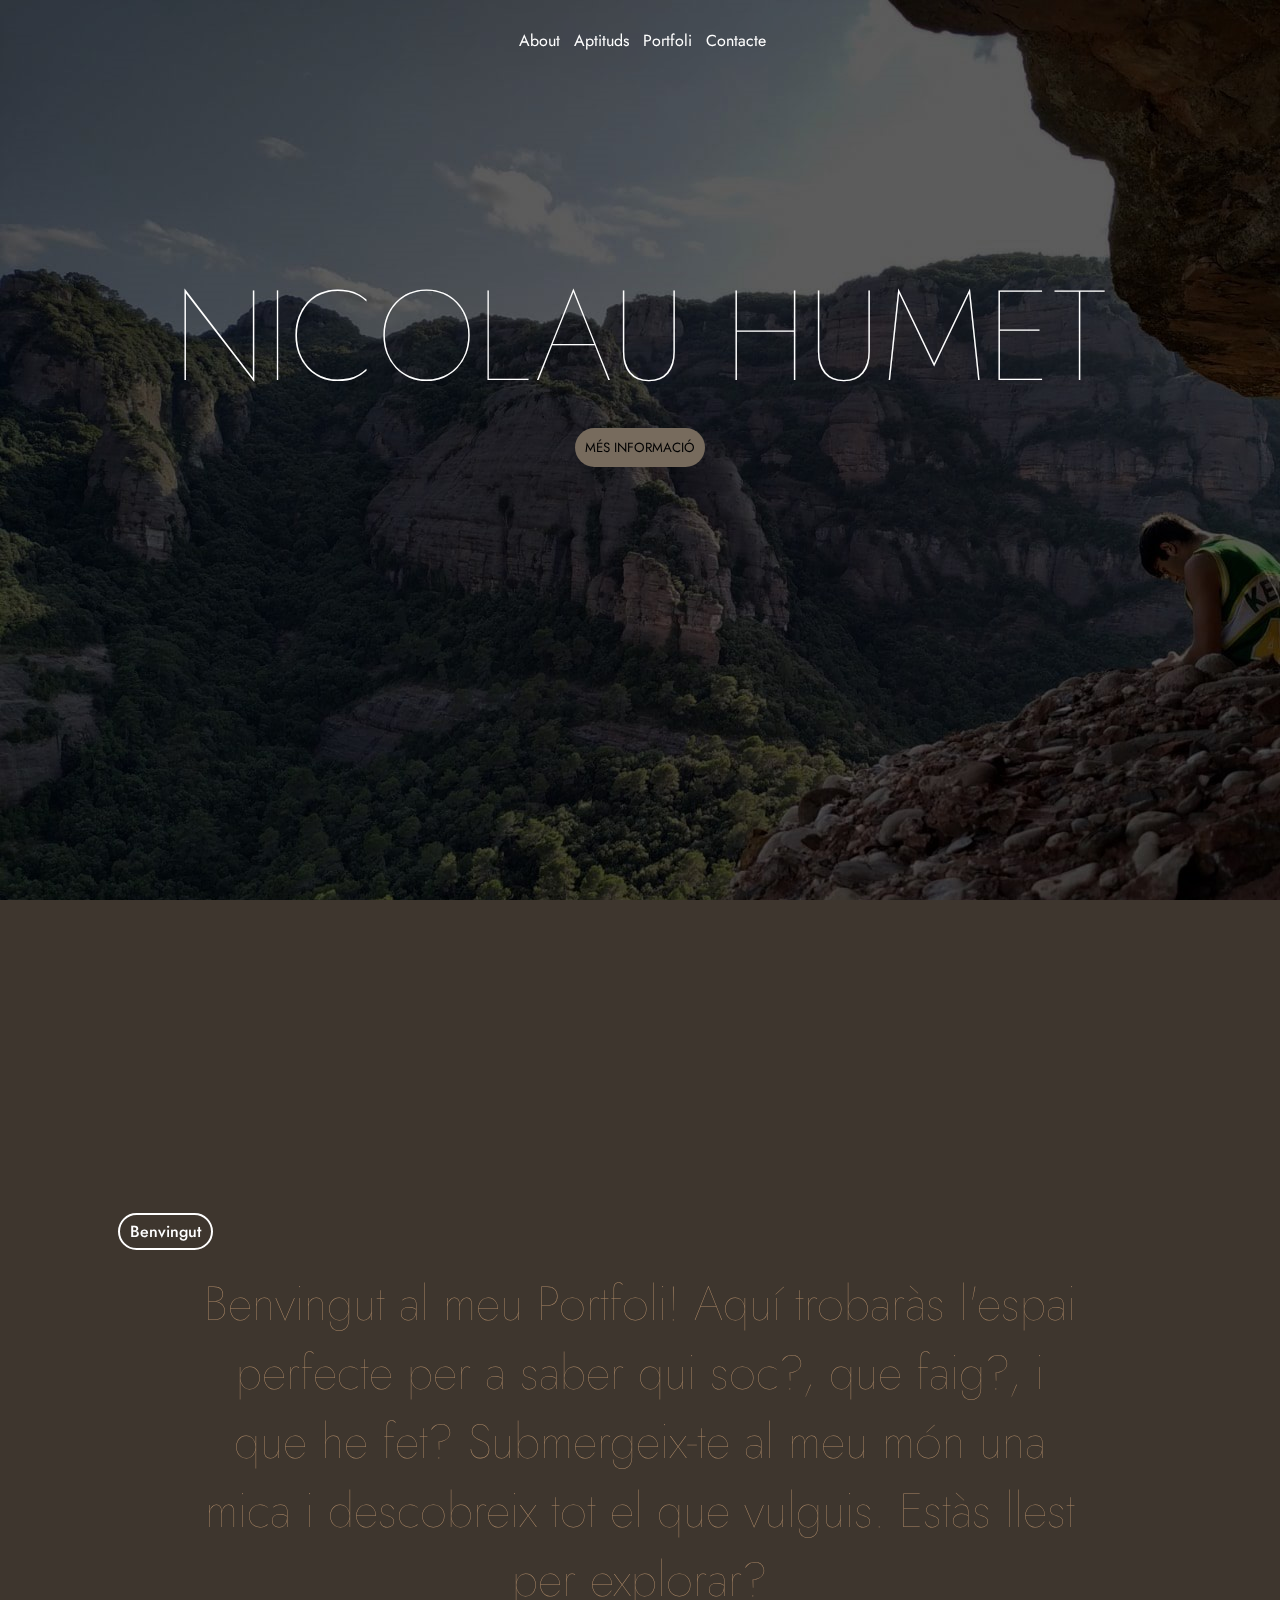
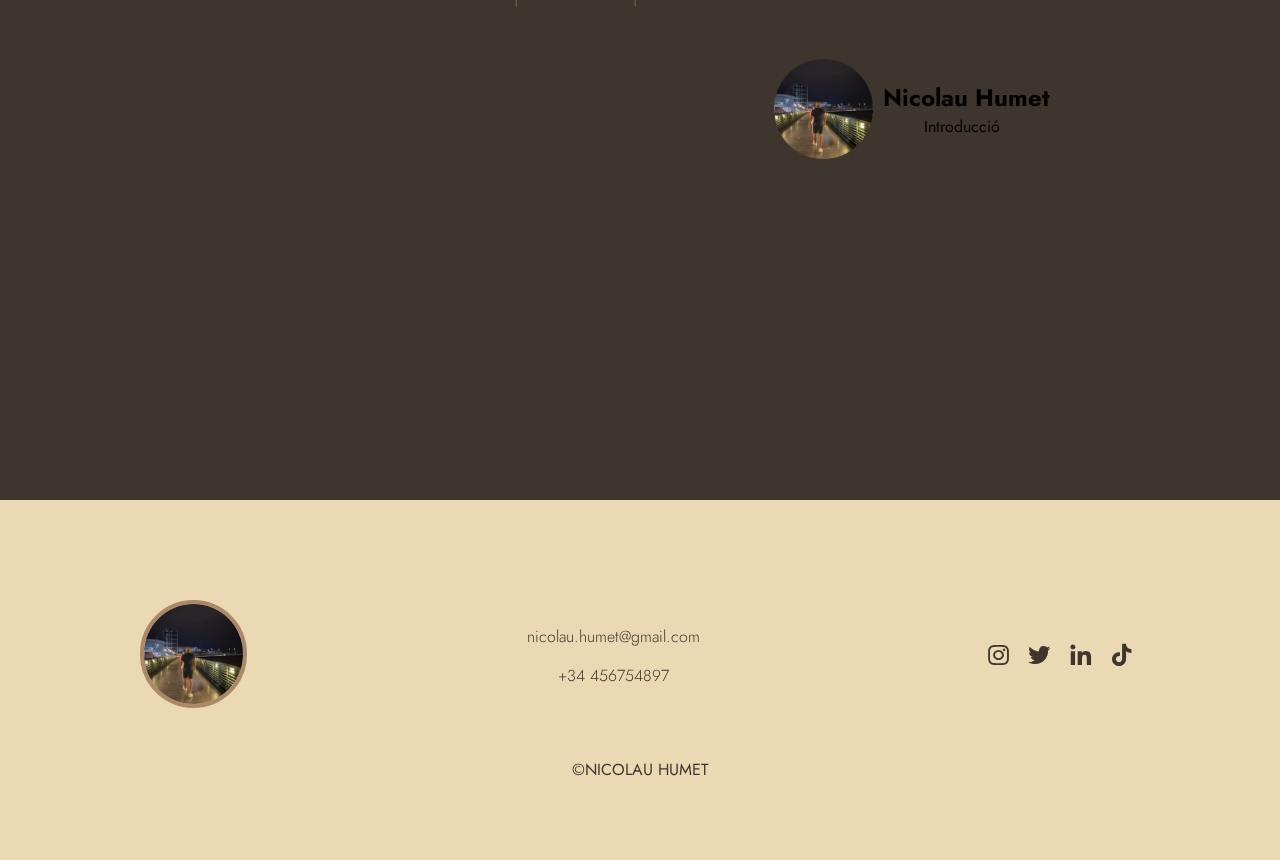
<file: index.html>
<!DOCTYPE html>
<html lang="en">

<head>
    <meta charset="UTF-8">
    <meta name="viewport" content="width=device-width, initial-scale=1.0">
    <title>Inici</title>
    <link rel="stylesheet" href="estilo.css">
    <link href="https://fonts.googleapis.com/css2?family=Poiret+One&display=swap" rel="stylesheet">
    <link
        href="https://fonts.googleapis.com/css2?family=Roboto:ital,wght@0,100;0,300;0,400;0,500;0,700;0,900;1,100;1,300;1,400;1,500;1,700;1,900&display=swap"
        rel="stylesheet">
    <link
        href="https://fonts.googleapis.com/css2?family=DM+Sans:ital,opsz,wght@0,9..40,100..1000;1,9..40,100..1000&display=swap"
        rel="stylesheet">
    <link href="https://fonts.googleapis.com/css2?family=Jost:ital,wght@0,100..900;1,100..900&display=swap"
        rel="stylesheet">
    <link href='https://unpkg.com/boxicons@2.1.4/css/boxicons.min.css' rel='stylesheet'>
    <link href="https://unpkg.com/aos@2.3.1/dist/aos.css" rel="stylesheet">
    <script src="https://unpkg.com/aos@2.3.1/dist/aos.js"></script>
</head>

<body>
    <section id="header">
        <div class="capçalera">
            <div class="menu">
                <ul>
                    <li class="A"><a href="about.html">About</a></li>
                    <li class="P"><a href="aptituds.html">Aptituds</a></li>
                    <li class="AB"><a href="portfoli.html">Portfoli</a></li>
                    <li class="C"><a href="contacte.html">Contacte</a></li>
                </ul>
            </div>
        </div>
        <div class="titolPortada" data-aos="flip-right">
            <center>
                <h1>NICOLAU HUMET</h1>
            </center>
            <center><button class="persp">MÉS INFORMACIÓ</button></center>
        </div>
    </section>
    <section id="descripcio">
        <div class="zonaDescrip">
            <h2>Benvingut</h2>
            <p class="introDescrip">Benvingut al meu Portfoli! Aquí trobaràs l'espai perfecte per a saber qui soc?, que
                faig?, i que he fet? Submergeix-te al meu món una mica
                i descobreix tot el que vulguis. Estàs llest per explorar?
            </p>
            <div class="autorDescrip">
                <img src="./fotoDescrip.jpg">
                <div class="aiDescrip">
                    <h3>Nicolau Humet</h2>
                        <span>Introducció</span>
                </div>
            </div>
        </div>
    </section>

    <footer>
        <div class="encapçalament">
            <div class="imgFooter">
                <img src="./fotoDescrip.jpg">
            </div>
            <div class="linksFooter">
                <h3>nicolau.humet@gmail.com</h3>
                <h3>+34 456754897</h3>
            </div>
            <div class="logoFooter">
                <i class='bx bxl-instagram'></i>
                <i class='bx bxl-twitter'></i>
                <i class='bx bxl-linkedin'></i>
                <i class='bx bxl-tiktok'></i>
            </div>
        </div>
        <p>&copy;NICOLAU HUMET</p>
    </footer>
    <script>
        AOS.init();
    </script>
</body>

</html>
</file>
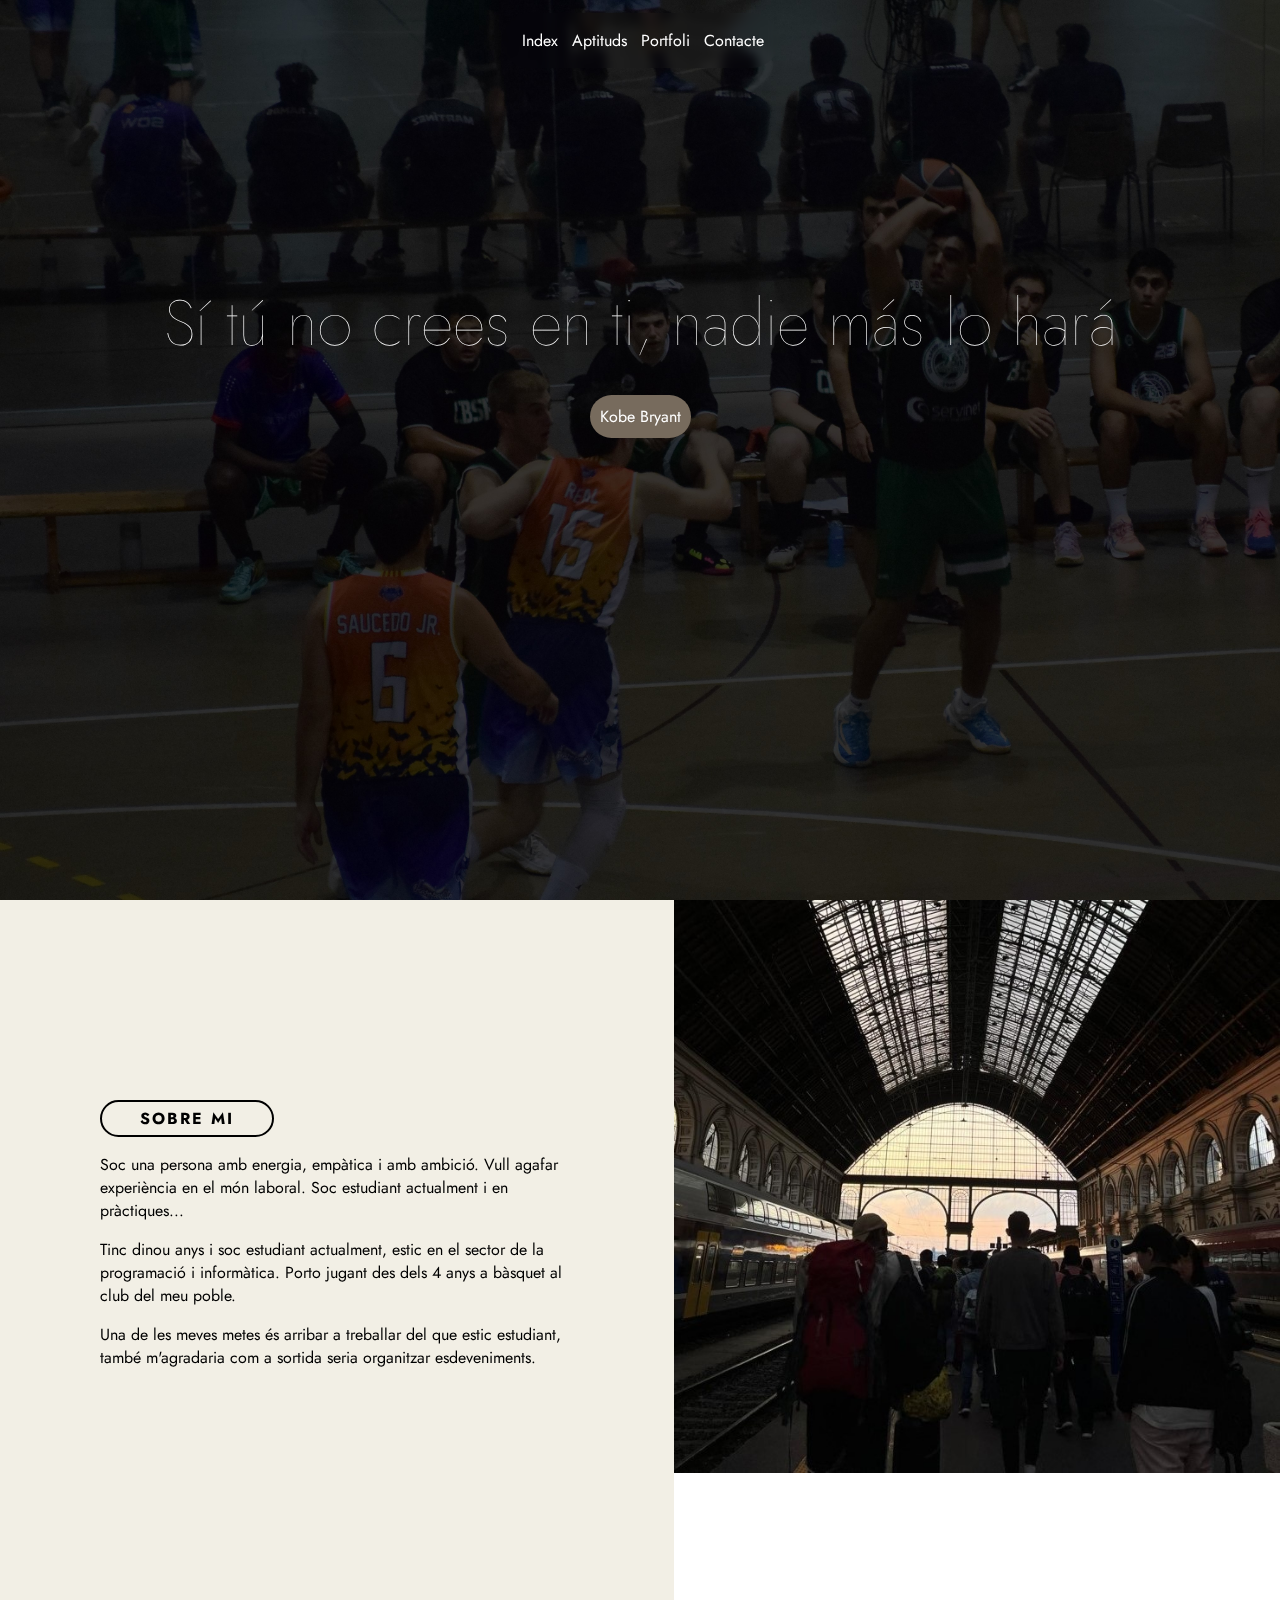
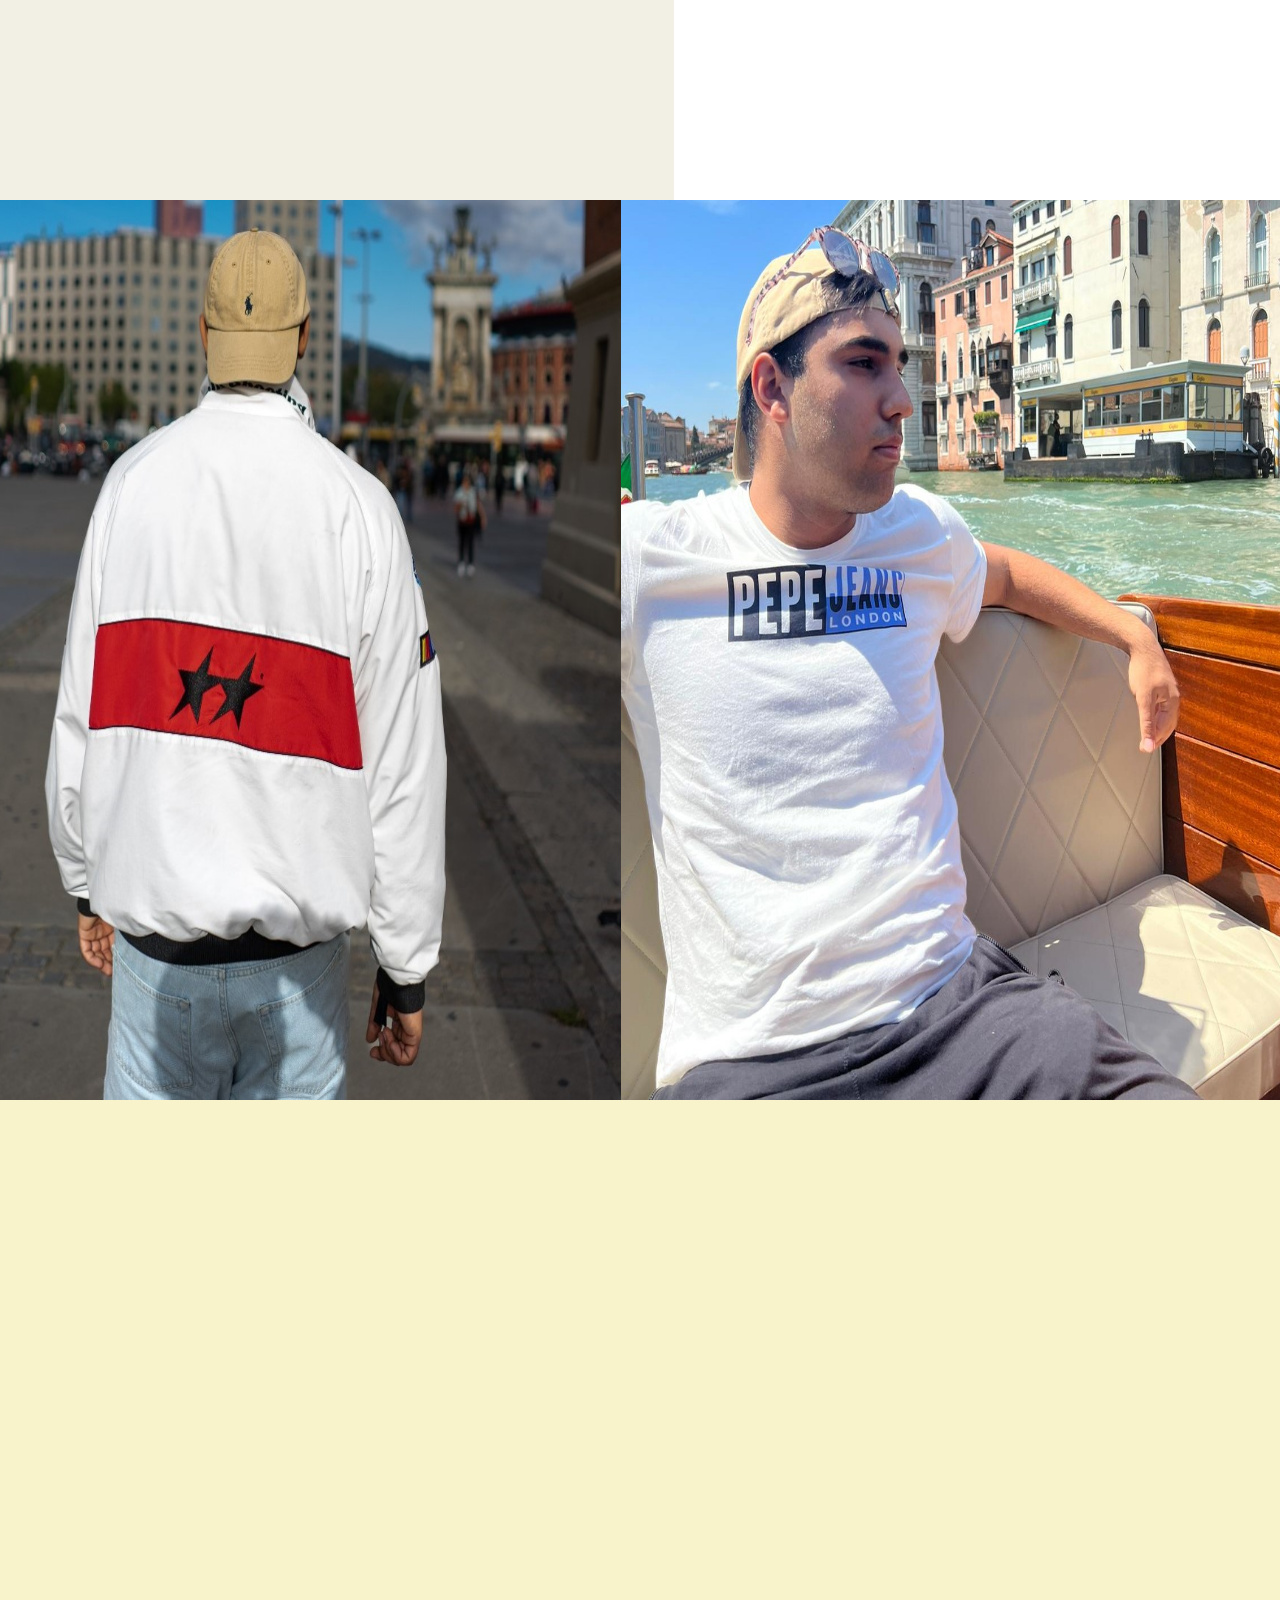
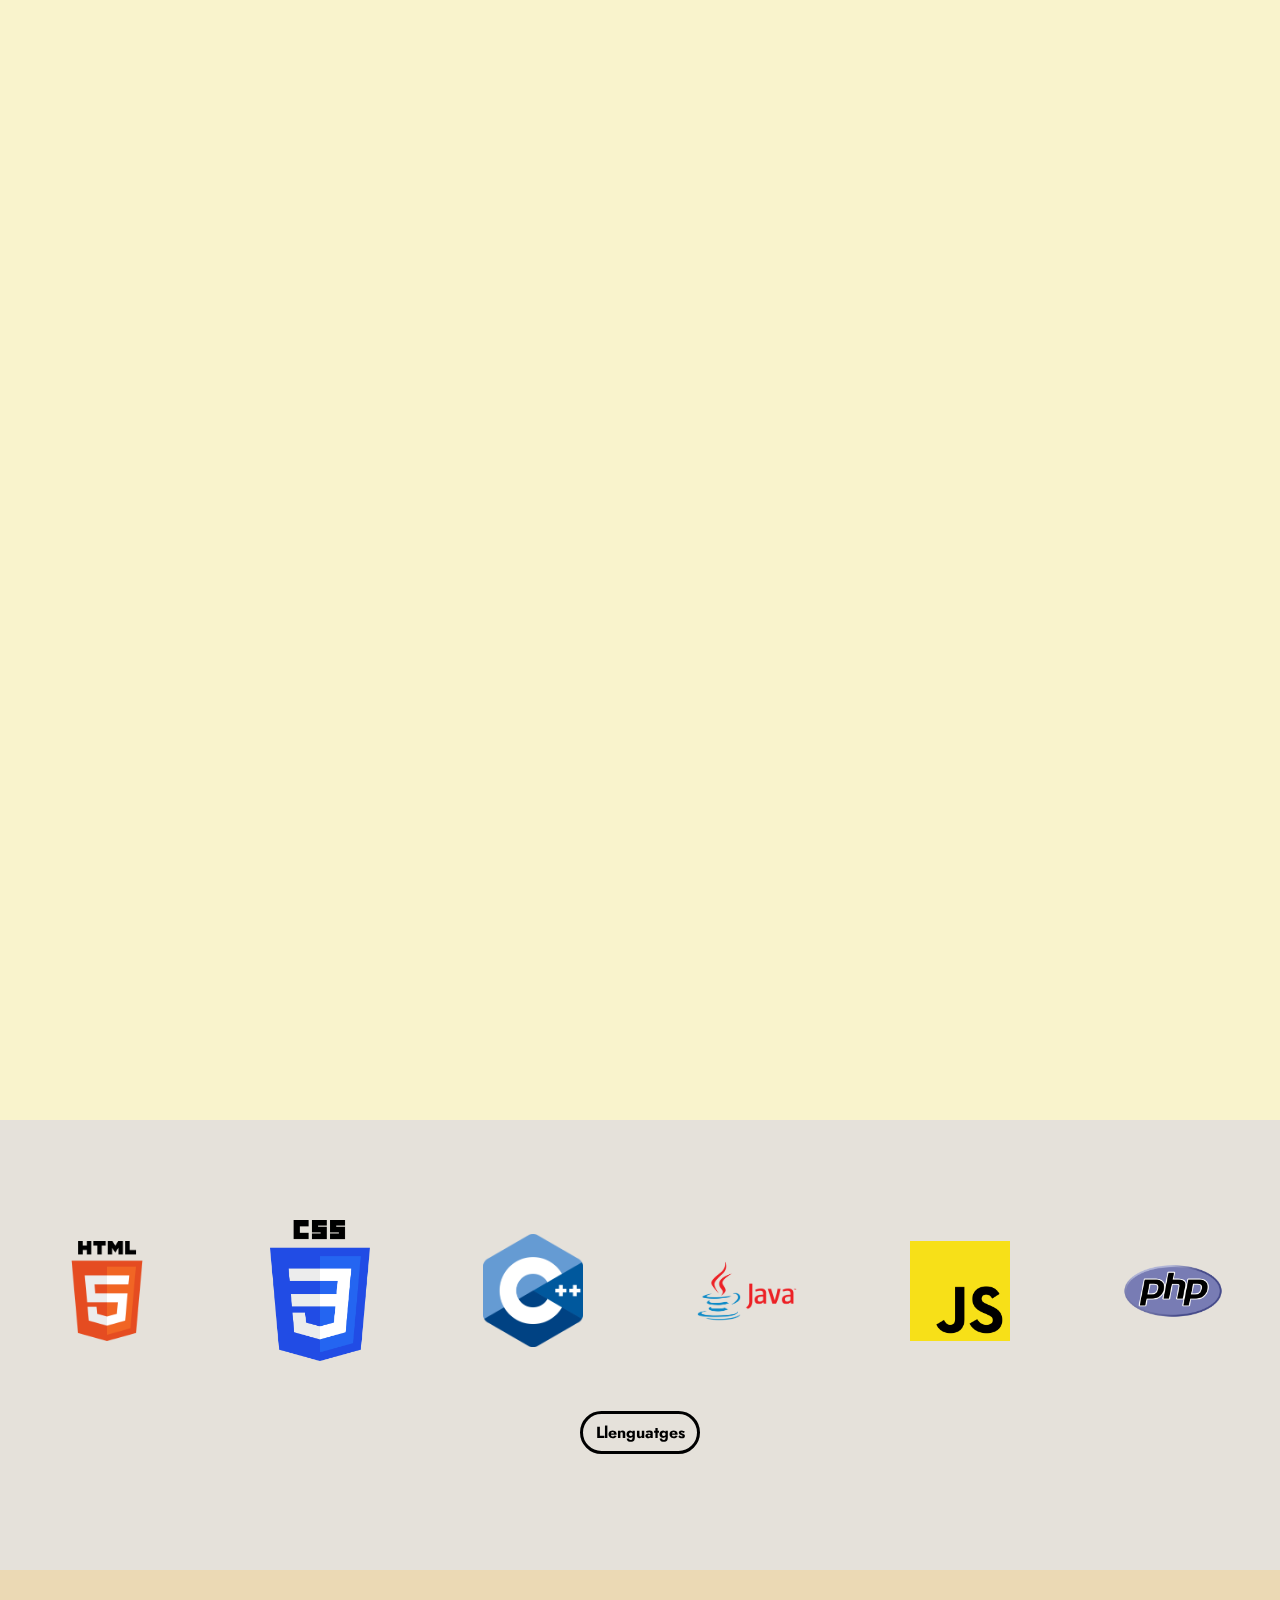
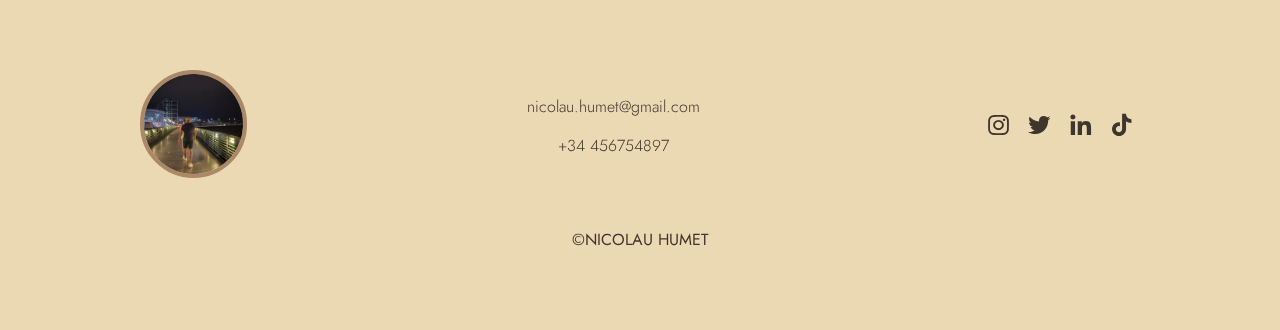
<file: about.html>
<!DOCTYPE html>
<html lang="en">

<head>
    <meta charset="UTF-8">
    <meta name="viewport" content="width=device-width, initial-scale=1.0">
    <title>About</title>
    <link rel="stylesheet" href="estilo.css">
    <link href="https://fonts.googleapis.com/css2?family=Poiret+One&display=swap" rel="stylesheet">
    <link
        href="https://fonts.googleapis.com/css2?family=Roboto:ital,wght@0,100;0,300;0,400;0,500;0,700;0,900;1,100;1,300;1,400;1,500;1,700;1,900&display=swap"
        rel="stylesheet">
    <link
        href="https://fonts.googleapis.com/css2?family=DM+Sans:ital,opsz,wght@0,9..40,100..1000;1,9..40,100..1000&display=swap"
        rel="stylesheet">
    <link href="https://fonts.googleapis.com/css2?family=Jost:ital,wght@0,100..900;1,100..900&display=swap"
        rel="stylesheet">
    <link href='https://unpkg.com/boxicons@2.1.4/css/boxicons.min.css' rel='stylesheet'>
    <link href="https://unpkg.com/aos@2.3.1/dist/aos.css" rel="stylesheet">
    <script src="https://unpkg.com/aos@2.3.1/dist/aos.js"></script>
</head>

<body>
    <section>
        <div class="portadaAbout">
            <div class="capçalera">
                <div class="menu">
                    <ul>
                        <li class="A"><a href="index.html">Index</a></li>
                        <li class="P"><a href="aptituds.html">Aptituds</a></li>
                        <li class="AB"><a href="portfoli.html">Portfoli</a></li>
                        <li class="C"><a href="contacte.html">Contacte</a></li>
                    </ul>
                </div>
            </div>
            <div class="kobeAbout" data-aos="flip-right">
                <h3>Sí tú no crees en ti, nadie más lo hará</h3>
                <p>Kobe Bryant</p>
            </div>
        </div>
    </section>
    <section id="sec1About">
        <div class="part1About">
            <div class="textAbout">
                <h2>SOBRE MI</h2>
                <p>Soc una persona amb <span>energia</span>, <span>empàtica</span> i amb
                    <span>ambició</span>. Vull agafar experiència en el món laboral. Soc
                    estudiant actualment i en pràctiques...
                </p>
                <p>Tinc dinou anys i soc estudiant actualment, estic en el sector de la programació i informàtica. Porto
                    jugant des dels 4 anys a bàsquet al club del meu poble.</p>
                <p>Una de les meves metes és arribar a treballar del que estic estudiant, també m'agradaria com a
                    sortida seria organitzar esdeveniments.</p>
            </div>
            <div class="foto1About">
                <img src="./foto1About .jpg">
            </div>
        </div>
    </section>
    <section id="sec2About">
        <div class="fotos2i3">
            <img src="./foto2About.jpg" class="foto2About">
            <img src="./foto3About.jpg" class="foto3About">
        </div>
    </section>
    <section id="sec3About">
        <div class="experAbout">
            <div class="cexperiencia">
                <div class="textContainer" data-aos="fade-right">
                    <div class="logoContainer"><img src="./experiencia.png"></div>
                    <div class="t1">
                        <h3>Experiència</h3>
                        <p>1/09/2021 - 1/02/2022</p>
                    </div>
                    <div class="t2">
                        <p>Pràctiques Escolars - WebMàtica</p>
                        <p>Sabadell, Barcelona</p>
                    </div>
                </div>
                <div class="textContainer" data-aos="fade-left">
                    <div class="logoContainer"><img src="./experiencia.png"></div>
                    <div class="t1">
                        <h3>Experiència</h3>
                        <p>26/06/2023 - 31/08/2023</p>
                    </div>
                    <div class="t2">
                        <p>Hermex</p>
                        <p>Sentmenat, Barcelona</p>
                    </div>
                </div>
                <div class="textContainer" data-aos="fade-right">
                    <div class="logoContainer"><img src="./estudis.png"></div>
                    <div class="t1">
                        <h3>Estudis</h3>
                        <p>ESO</p>
                    </div>
                    <div class="t2">
                        <p>Escola Marinada</p>
                        <p>Palau-Solità i Plegamans, Barcelona</p>
                    </div>
                </div>
                <div class="textContainer" data-aos="fade-left">
                    <div class="logoContainer"><img src="./estudis.png"></div>
                    <div class="t1">
                        <h3>Estudis</h3>
                        <p>Primer tècnic en sistemes microinformàtics i xarxes</p>
                    </div>
                    <div class="t2">
                        <p>Jaume Viladoms</p>
                        <p>Sabadell, Barcelona</p>
                    </div>
                </div>
                <div class="textContainer" data-aos="fade-right">
                    <div class="logoContainer"><img src="./estudis.png"></div>
                    <div class="t1">
                        <h3>Estudis</h3>
                        <p>Primer tècnic en sistemes microinformàtics i xarxes</p>
                    </div>
                    <div class="t2">
                        <p>Jaume Viladoms</p>
                        <p>Sabadell, Barcelona</p>
                    </div>
                </div>
            </div>
        </div>
    </section>

    <section id="sec4About">
        <div class="llenguatges">
            <img src="./html.png">
            <img src="./css.png">
            <img src="./c++.png">
            <img src="./java.png">
            <img src="./js.png">
            <img src="./php.png">
        </div>
        <center>
            <h1>Llenguatges</h1>
        </center>
    </section>

    <footer>
        <div class="encapçalament">
            <div class="imgFooter">
                <img src="./fotoDescrip.jpg">
            </div>
            <div class="linksFooter">
                <h3>nicolau.humet@gmail.com</h3>
                <h3>+34 456754897</h3>
            </div>
            <div class="logoFooter">
                <i class='bx bxl-instagram'></i>
                <i class='bx bxl-twitter'></i>
                <i class='bx bxl-linkedin'></i>
                <i class='bx bxl-tiktok'></i>
            </div>
        </div>
        <p>&copy;NICOLAU HUMET</p>
    </footer>
    <script>
        AOS.init();
    </script>
</body>

</html>
</file>
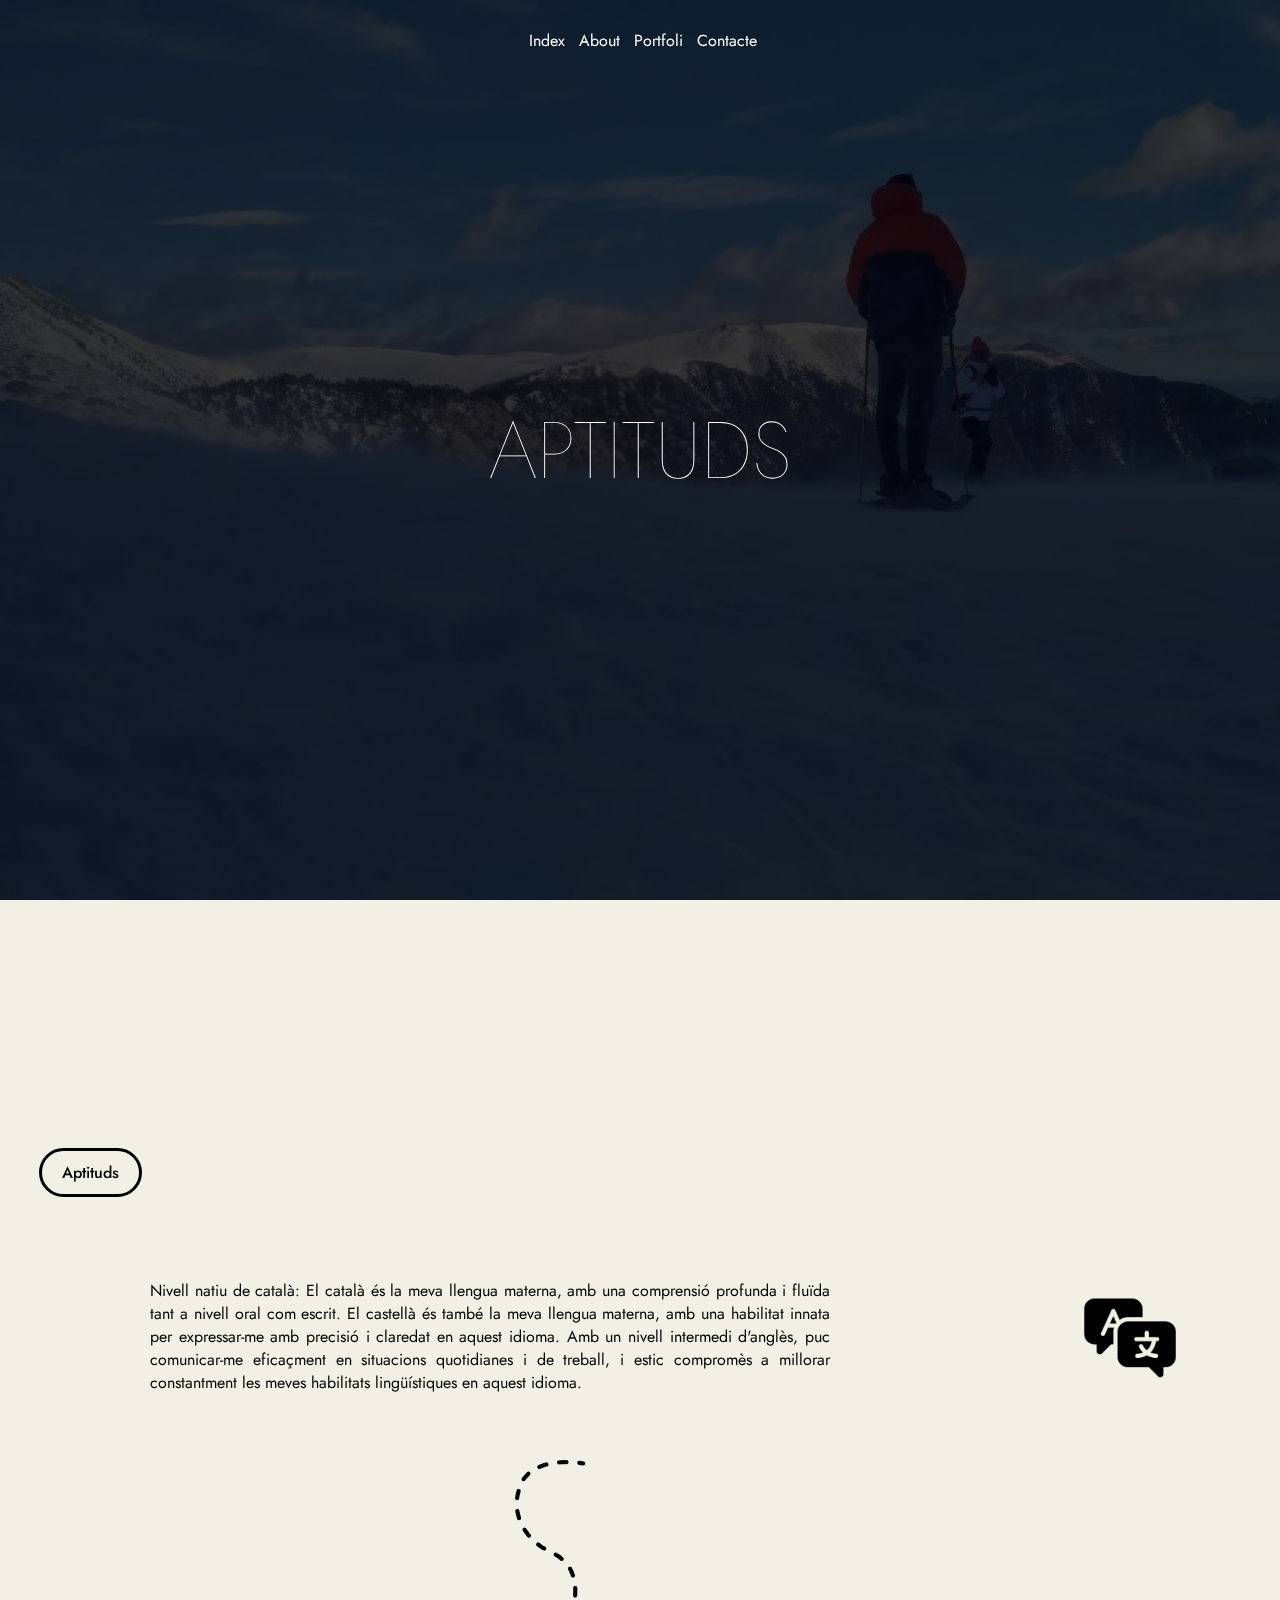
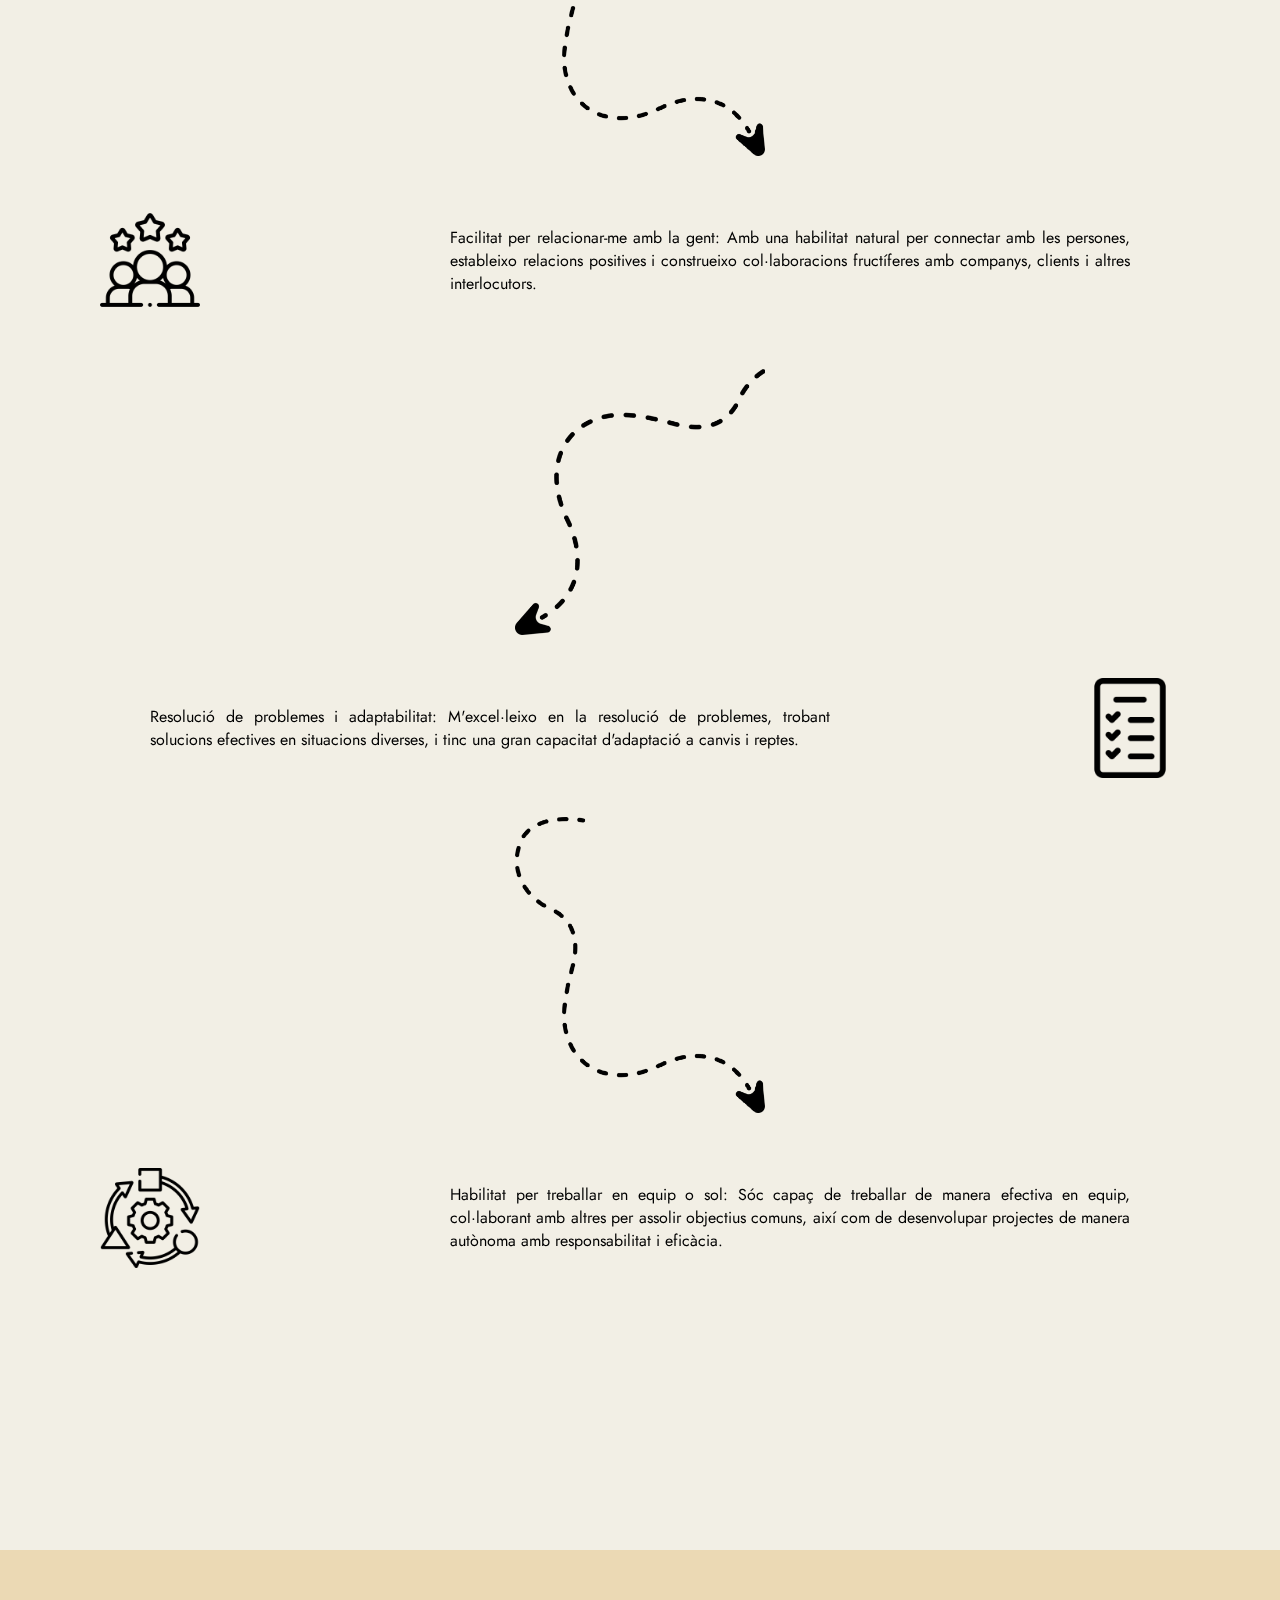
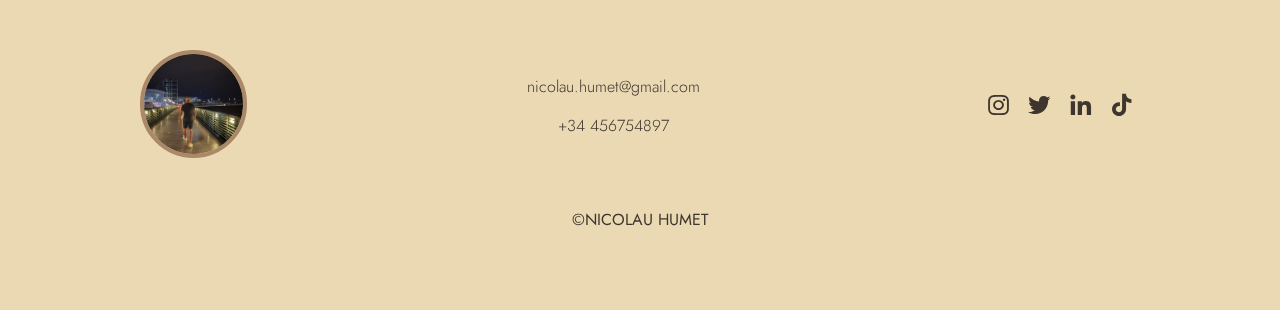
<file: aptituds.html>
<!DOCTYPE html>
<html lang="en">

<head>
    <meta charset="UTF-8">
    <meta name="viewport" content="width=device-width, initial-scale=1.0">
    <title>Aptituds</title>
    <link rel="stylesheet" href="estilo.css">
    <link href="https://fonts.googleapis.com/css2?family=Poiret+One&display=swap" rel="stylesheet">
    <link
        href="https://fonts.googleapis.com/css2?family=Roboto:ital,wght@0,100;0,300;0,400;0,500;0,700;0,900;1,100;1,300;1,400;1,500;1,700;1,900&display=swap"
        rel="stylesheet">
    <link
        href="https://fonts.googleapis.com/css2?family=DM+Sans:ital,opsz,wght@0,9..40,100..1000;1,9..40,100..1000&display=swap"
        rel="stylesheet">
    <link href="https://fonts.googleapis.com/css2?family=Jost:ital,wght@0,100..900;1,100..900&display=swap"
        rel="stylesheet">
    <link href='https://unpkg.com/boxicons@2.1.4/css/boxicons.min.css' rel='stylesheet'>
    <link href="https://unpkg.com/aos@2.3.1/dist/aos.css" rel="stylesheet">
    <script src="https://unpkg.com/aos@2.3.1/dist/aos.js"></script>
</head>

<body>
    <section>
        <div class="portadaAptituds">
            <div class="capçalera">
                <div class="menu">
                    <ul>
                        <li class="A"><a href="index.html">Index</a></li>
                        <li class="P"><a href="about.html">About</a></li>
                        <li class="AB"><a href="portfoli.html">Portfoli</a></li>
                        <li class="C"><a href="contacte.html">Contacte</a></li>
                    </ul>
                </div>
            </div>
            <div class="titolAptituds" data-aos="flip-right">
                <h3>APTITUDS</h3>
            </div>
        </div>
    </section>

    <section id="sec1Aptituds">
        <h3 class="titolAptitud">Aptituds</h3>
        <div class="divAptitud">
            <p>Nivell natiu de català: El català és la meva llengua materna, amb una comprensió profunda i fluïda
                tant a nivell oral com escrit. El castellà és també la meva llengua materna, amb una habilitat
                innata per expressar-me amb precisió i claredat en aquest idioma.
                Amb un nivell intermedi d'anglès, puc comunicar-me eficaçment en
                situacions quotidianes i de treball, i estic compromès a millorar constantment les meves habilitats
                lingüístiques en aquest idioma.
            </p> 
            <img src="./idioma.png">
        </div>
        <div class="fletx"><img src="./fletxa1.png" class="fletxa1"></div>
        <div class="divAptitud">
            <img src="./equip.png">
            <p>Facilitat per relacionar-me amb la gent: Amb una habilitat natural per connectar amb les persones,
                estableixo relacions positives i construeixo col·laboracions fructíferes amb companys, clients i
                altres interlocutors.
            </p>
        </div>
        <div class="fletx"><img src="./fletx2.png" class="fletxa1"></div>
        <div class="divAptitud">
            <p>Resolució de problemes i adaptabilitat: M'excel·leixo en la resolució de problemes, trobant
                solucions
                efectives en situacions diverses, i tinc una gran capacitat d'adaptació a canvis i reptes.
            </p>
            <img src="./lista-de-verificacion.png">
        </div>
        <div class="fletx"><img src="./fletxa1.png" class="fletxa1"></div>
        <div class="divAptitud">
            <img src="./adaptar.png">
            <p>Habilitat per treballar en equip o sol: Sóc capaç de treballar de manera efectiva en equip,
                col·laborant amb altres per assolir objectius comuns, així com de desenvolupar projectes de
                manera
                autònoma amb responsabilitat i eficàcia.
            </p>
        </div>
    </section>

    <footer>
        <div class="encapçalament">
            <div class="imgFooter">
                <img src="./fotoDescrip.jpg">
            </div>
            <div class="linksFooter">
                <h3>nicolau.humet@gmail.com</h3>
                <h3>+34 456754897</h3>
            </div>
            <div class="logoFooter">
                <i class='bx bxl-instagram'></i>
                <i class='bx bxl-twitter'></i>
                <i class='bx bxl-linkedin'></i>
                <i class='bx bxl-tiktok'></i>
            </div>
        </div>
        <p>&copy;NICOLAU HUMET</p>
    </footer>
    <script>
        AOS.init();
    </script>
</body>

</html>
</file>
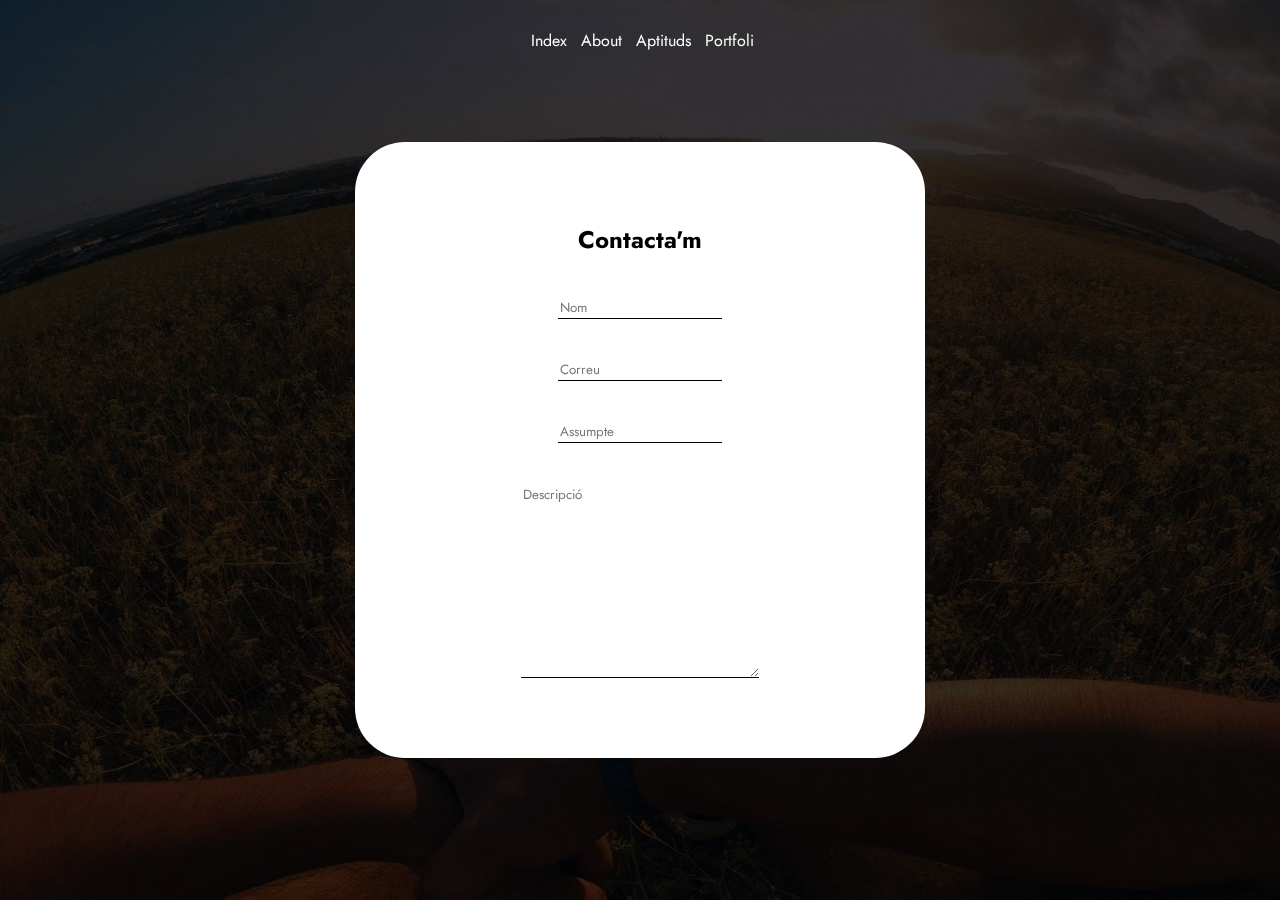
<file: contacte.html>
<!DOCTYPE html>
<html lang="en">

<head>
    <meta charset="UTF-8">
    <meta name="viewport" content="width=device-width, initial-scale=1.0">
    <title>Contacte</title>
    <link rel="stylesheet" href="estilo.css">
    <link href="https://fonts.googleapis.com/css2?family=Poiret+One&display=swap" rel="stylesheet">
    <link
        href="https://fonts.googleapis.com/css2?family=Roboto:ital,wght@0,100;0,300;0,400;0,500;0,700;0,900;1,100;1,300;1,400;1,500;1,700;1,900&display=swap"
        rel="stylesheet">
    <link
        href="https://fonts.googleapis.com/css2?family=DM+Sans:ital,opsz,wght@0,9..40,100..1000;1,9..40,100..1000&display=swap"
        rel="stylesheet">
    <link href="https://fonts.googleapis.com/css2?family=Jost:ital,wght@0,100..900;1,100..900&display=swap"
        rel="stylesheet">
    <link href='https://unpkg.com/boxicons@2.1.4/css/boxicons.min.css' rel='stylesheet'>
    <link href="https://unpkg.com/aos@2.3.1/dist/aos.css" rel="stylesheet">
    <script src="https://unpkg.com/aos@2.3.1/dist/aos.js"></script>
</head>

<body>
    <section>
        <div class="divContacte">
            <div class="capçalera">
                <div class="menu">
                    <ul>
                        <li class="A"><a href="index.html">Index</a></li>
                        <li class="P"><a href="about.html">About</a></li>
                        <li class="AB"><a href="aptituds.html">Aptituds</a></li>
                        <li class="C"><a href="portfoli.html">Portfoli</a></li>
                    </ul>
                </div>
            </div>
            <div class="formContacte" data-aos="flip-right">
                <form>
                    <h2>Contacta'm</h2>
                    <input type="text" id="nom" placeholder="Nom">
                    <input type="text" id="correu" placeholder="Correu">
                    <input type="text" id="assumpte" placeholder="Assumpte">
                    <textarea name="descripcioForm" id="descripcioForm" cols="30" rows="10" placeholder="Descripció"></textarea>
                </form>
            </div>
        </div>
    </section>
    <script>
        AOS.init();
    </script>
</body>

</html>
</file>
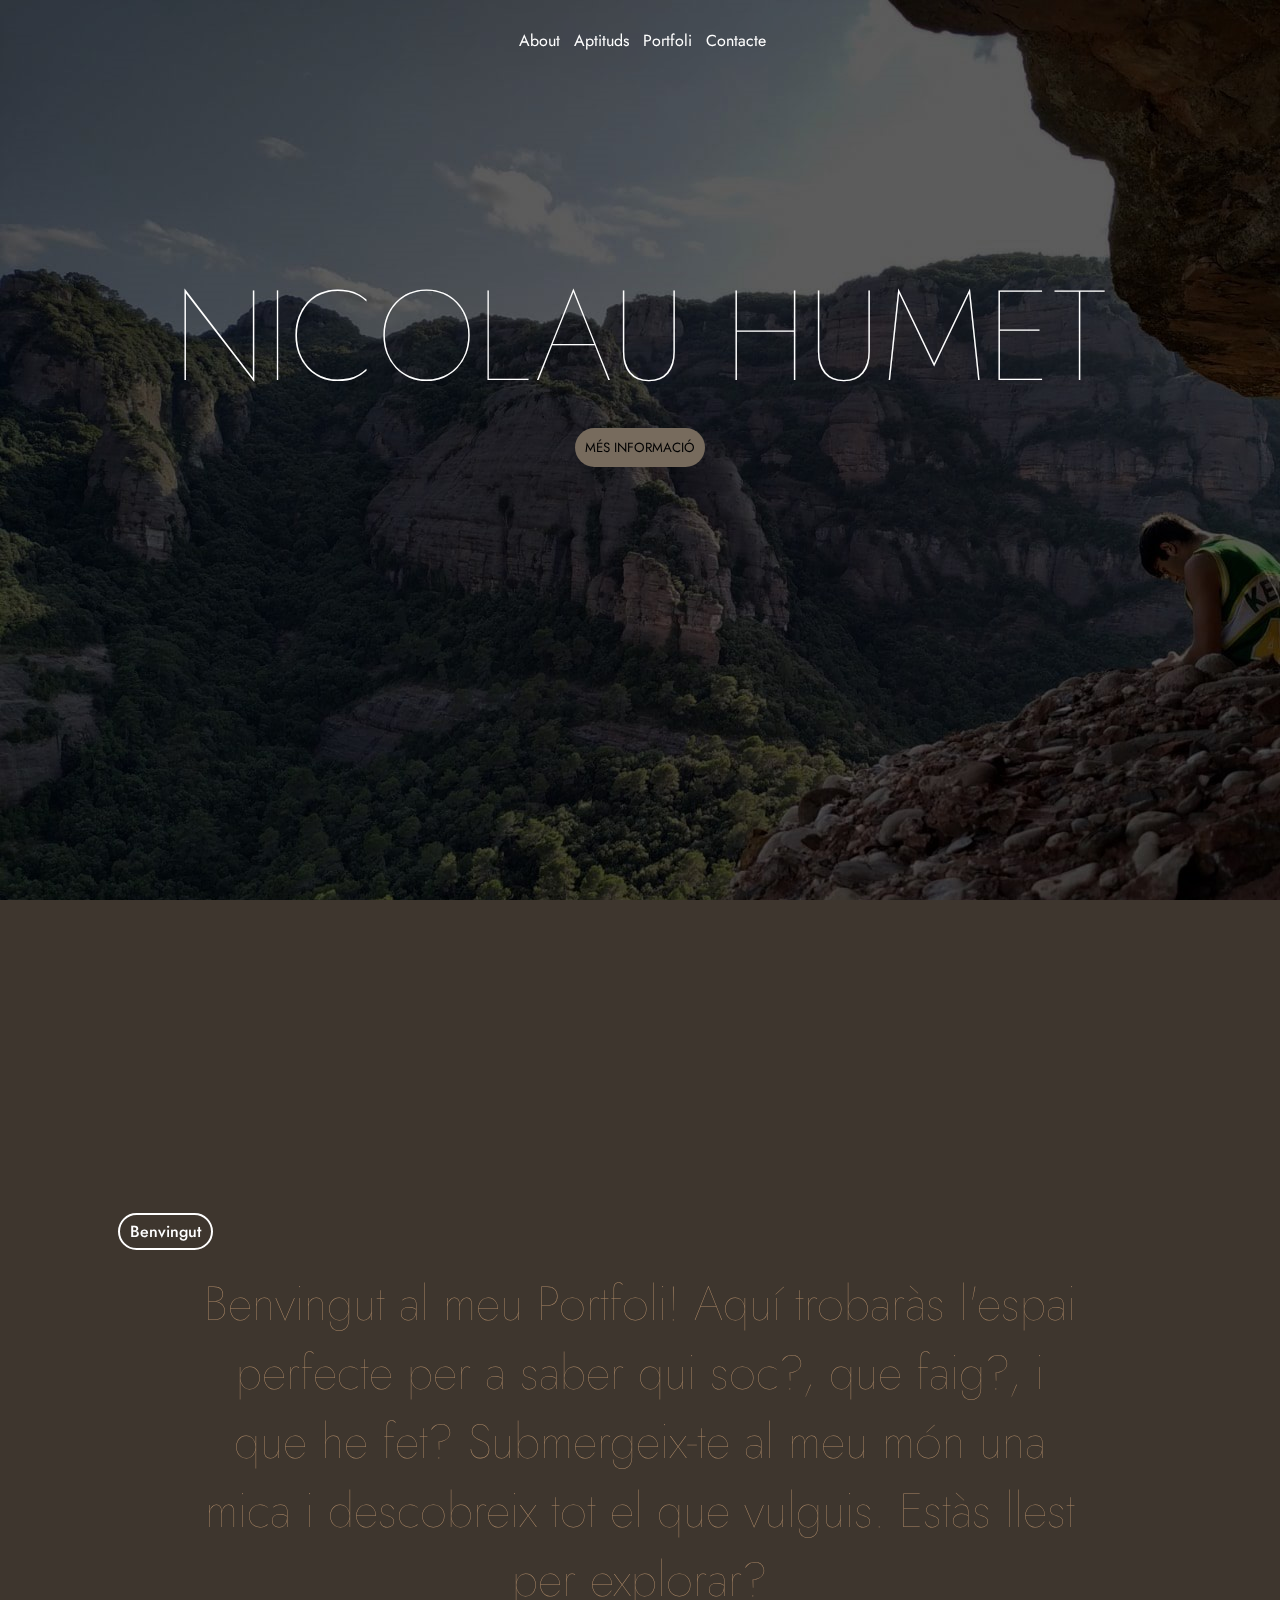
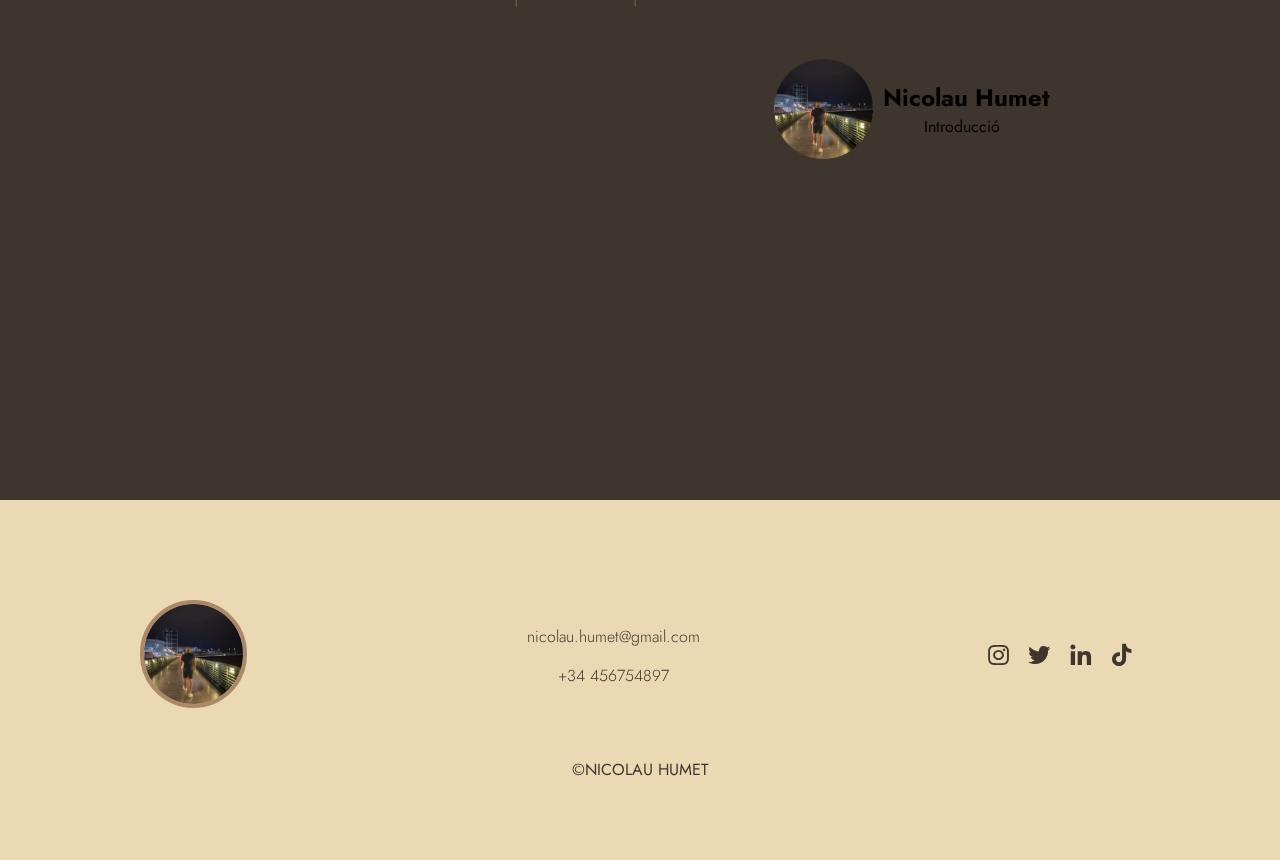
<file: inici.html>
<!DOCTYPE html>
<html lang="en">

<head>
    <meta charset="UTF-8">
    <meta name="viewport" content="width=device-width, initial-scale=1.0">
    <title>Inici</title>
    <link rel="stylesheet" href="estilo.css">
    <link href="https://fonts.googleapis.com/css2?family=Poiret+One&display=swap" rel="stylesheet">
    <link
        href="https://fonts.googleapis.com/css2?family=Roboto:ital,wght@0,100;0,300;0,400;0,500;0,700;0,900;1,100;1,300;1,400;1,500;1,700;1,900&display=swap"
        rel="stylesheet">
    <link
        href="https://fonts.googleapis.com/css2?family=DM+Sans:ital,opsz,wght@0,9..40,100..1000;1,9..40,100..1000&display=swap"
        rel="stylesheet">
    <link href="https://fonts.googleapis.com/css2?family=Jost:ital,wght@0,100..900;1,100..900&display=swap"
        rel="stylesheet">
    <link href='https://unpkg.com/boxicons@2.1.4/css/boxicons.min.css' rel='stylesheet'>
    <link href="https://unpkg.com/aos@2.3.1/dist/aos.css" rel="stylesheet">
    <script src="https://unpkg.com/aos@2.3.1/dist/aos.js"></script>
</head>

<body>
    <section id="header">
        <div class="capçalera">
            <div class="menu">
                <ul>
                    <li class="A"><a href="about.html">About</a></li>
                    <li class="P"><a href="aptituds.html">Aptituds</a></li>
                    <li class="AB"><a href="portfoli.html">Portfoli</a></li>
                    <li class="C"><a href="contacte.html">Contacte</a></li>
                </ul>
            </div>
        </div>
        <div class="titolPortada" data-aos="flip-right">
            <center>
                <h1>NICOLAU HUMET</h1>
            </center>
            <center><button>MÉS INFORMACIÓ</button></center>
        </div>
    </section>
    <section id="descripcio">
        <div class="zonaDescrip">
            <h2>Benvingut</h2>
            <p class="introDescrip">Benvingut al meu Portfoli! Aquí trobaràs l'espai perfecte per a saber qui soc?, que
                faig?, i que he fet? Submergeix-te al meu món una mica
                i descobreix tot el que vulguis. Estàs llest per explorar?
            </p>
            <div class="autorDescrip">
                <img src="img/fotoDescrip.jpg">
                <div class="aiDescrip">
                    <h3>Nicolau Humet</h2>
                        <span>Introducció</span>
                </div>
            </div>
        </div>
    </section>

    <footer>
        <div class="encapçalament">
            <div class="imgFooter">
                <img src="img/fotoDescrip.jpg">
            </div>
            <div class="linksFooter">
                <h3>nicolau.humet@gmail.com</h3>
                <h3>+34 456754897</h3>
            </div>
            <div class="logoFooter">
                <i class='bx bxl-instagram'></i>
                <i class='bx bxl-twitter'></i>
                <i class='bx bxl-linkedin'></i>
                <i class='bx bxl-tiktok'></i>
            </div>
        </div>
        <p>&copy;NICOLAU HUMET</p>
    </footer>
    <script>
        AOS.init();
    </script>
</body>

</html>
</file>
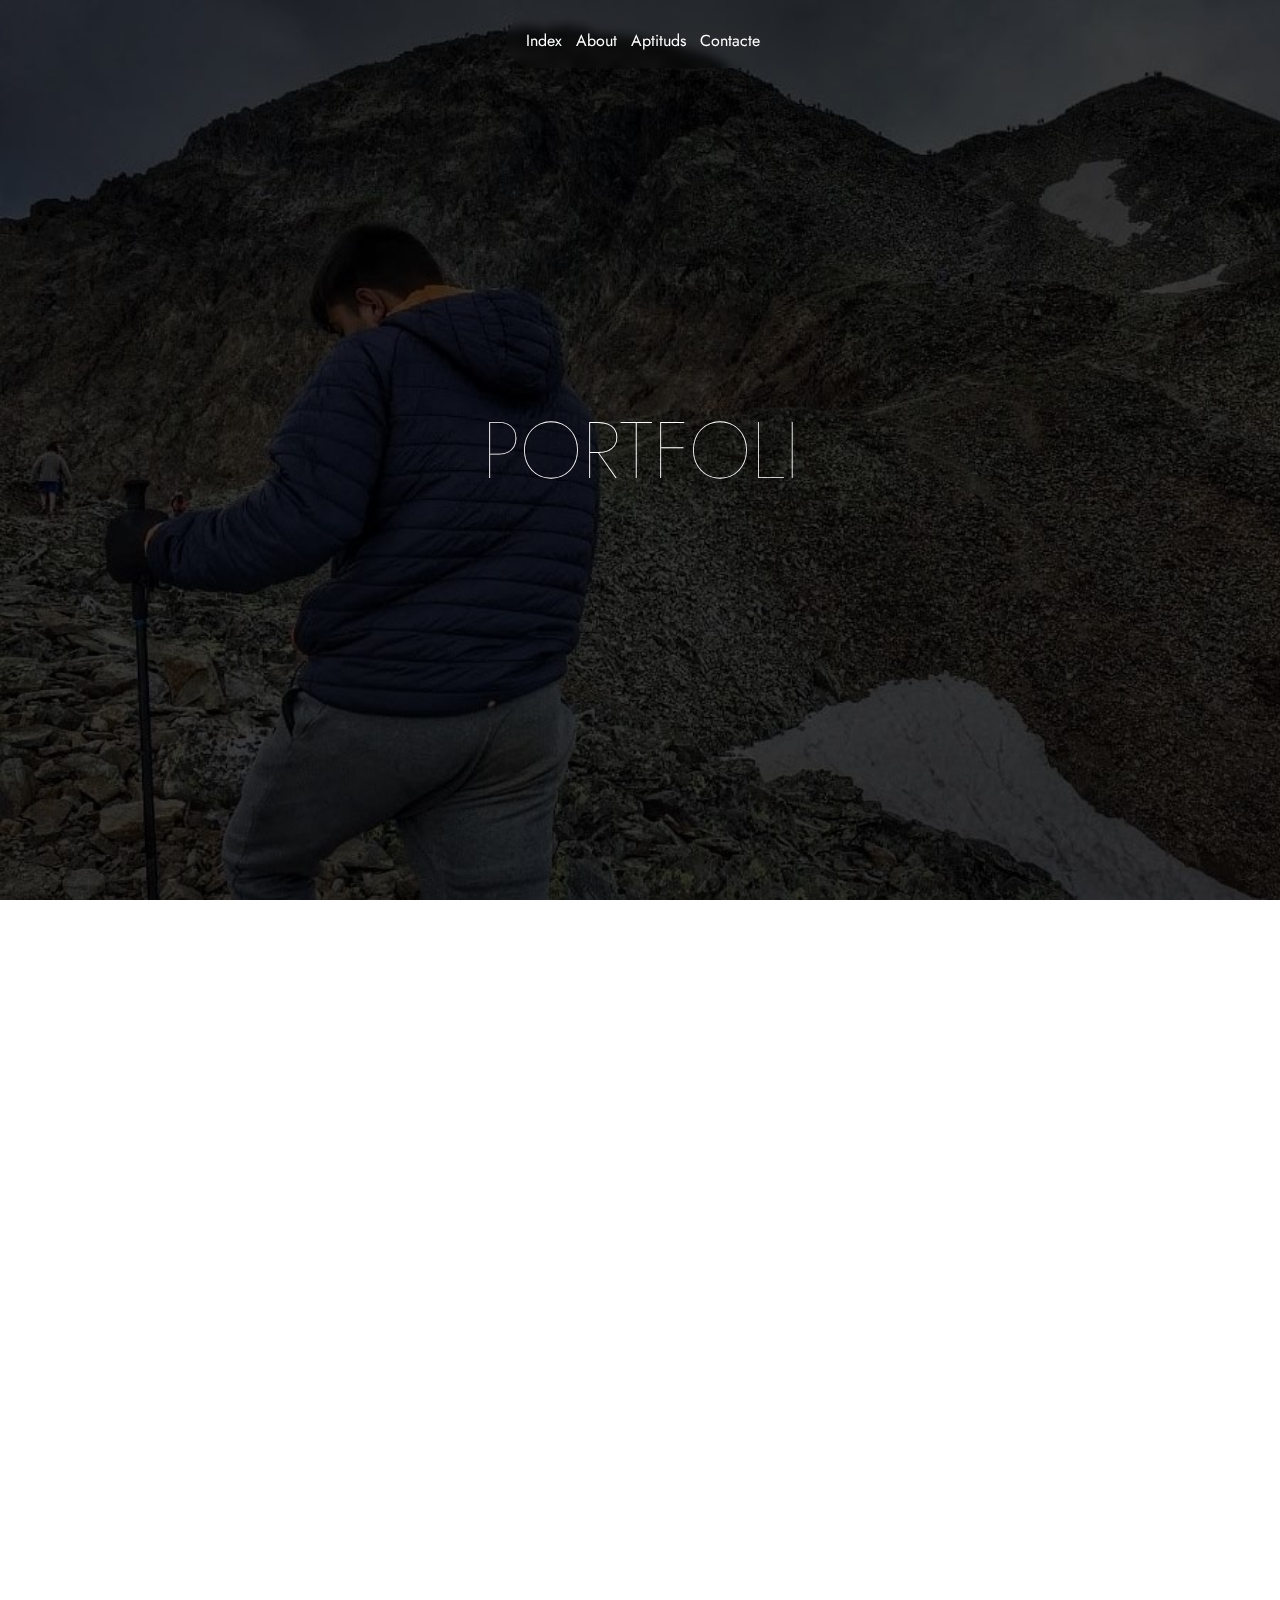
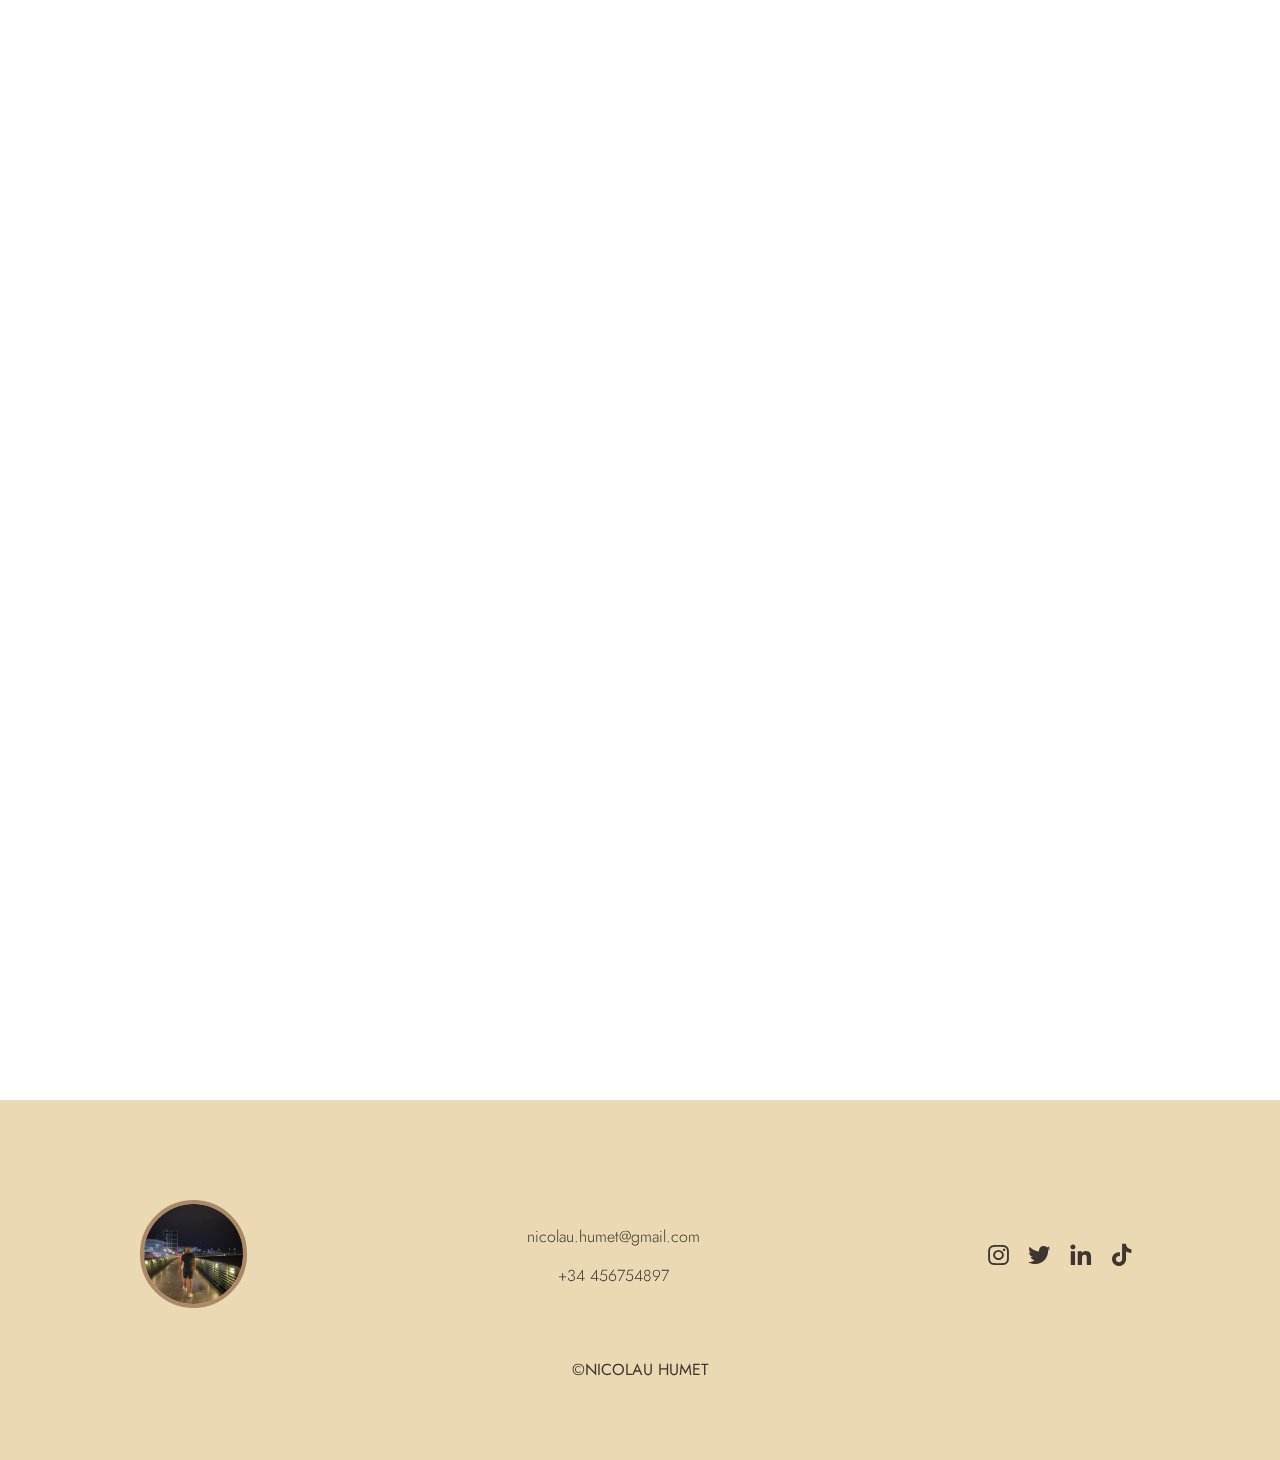
<file: portfoli.html>
<!DOCTYPE html>
<html lang="en">

<head>
    <meta charset="UTF-8">
    <meta name="viewport" content="width=device-width, initial-scale=1.0">
    <title>Portfoli</title>
    <link rel="stylesheet" href="estilo.css">
    <link href="https://fonts.googleapis.com/css2?family=Poiret+One&display=swap" rel="stylesheet">
    <link
        href="https://fonts.googleapis.com/css2?family=Roboto:ital,wght@0,100;0,300;0,400;0,500;0,700;0,900;1,100;1,300;1,400;1,500;1,700;1,900&display=swap"
        rel="stylesheet">
    <link
        href="https://fonts.googleapis.com/css2?family=DM+Sans:ital,opsz,wght@0,9..40,100..1000;1,9..40,100..1000&display=swap"
        rel="stylesheet">
    <link href="https://fonts.googleapis.com/css2?family=Jost:ital,wght@0,100..900;1,100..900&display=swap"
        rel="stylesheet">
    <link href='https://unpkg.com/boxicons@2.1.4/css/boxicons.min.css' rel='stylesheet'>
    <link href="https://unpkg.com/aos@2.3.1/dist/aos.css" rel="stylesheet">
    <script src="https://unpkg.com/aos@2.3.1/dist/aos.js"></script>
</head>

<body>
    <section>
        <div class="divPortfoli">
            <div class="capçalera">
                <div class="menu">
                    <ul>
                        <li class="A"><a href="index.html">Index</a></li>
                        <li class="P"><a href="about.html">About</a></li>
                        <li class="AB"><a href="aptituds.html">Aptituds</a></li>
                        <li class="C"><a href="contacte.html">Contacte</a></li>
                    </ul>
                </div>
            </div>
            <div class="titolPortfoli" data-aos="flip-right">
                <h3>PORTFOLI</h3>
            </div>
        </div>
    </section>
    <section id="sec1Portfoli">
        <div class="divGeneralPortfoli">
            <div class="f">
                <div class="p p1">
                    <img src="./carrito.png">
                    <h3>BOTIGA ONLINE</h3>
                </div>
                <div class="p p2">
                    <img src="./linuxvswindows.png">
                    <h3>SOFTWARE PROPIETARI</h3>
                </div>
                <div class="p p3">
                    <img src="./cine.png">
                    <h3>JANA VILATRONS</h3>
                </div>
            </div>
            <div class="f">
                <div class="p p4">
                    <img src="./escola.png">
                    <h3>PROJECTE KINE</h3>
                </div>
            </div>
        </div>
    </section>

    <footer>
        <div class="encapçalament">
            <div class="imgFooter">
                <img src="./fotoDescrip.jpg">
            </div>
            <div class="linksFooter">
                <h3>nicolau.humet@gmail.com</h3>
                <h3>+34 456754897</h3>
            </div>
            <div class="logoFooter">
                <i class='bx bxl-instagram'></i>
                <i class='bx bxl-twitter'></i>
                <i class='bx bxl-linkedin'></i>
                <i class='bx bxl-tiktok'></i>
            </div>
        </div>
        <p>&copy;NICOLAU HUMET</p>
    </footer>
    <script>
        AOS.init();
    </script>
</body>

</html>
</file>
<file: estilo.css>
html,
body {
    margin: 0;
    padding: 0;
}

/* Footer */
footer {
    height: 40vh;
    background-color: #EBD9B4;
}

.encapçalament {
    display: flex;
    align-items: center;
    justify-content: space-around;

    padding-top: 100px;
}

.imgFooter img {
    width: 100;
    height: 100px;

    border-radius: 150px;
    border: 4px solid #ab8867;
}

.linksFooter h3 {
    font-family: 'Jost';
    font-size: 1em;
    font-weight: 300;
    text-align: center;
    color: #3e362e;
}

.logoFooter i {
    color: #3e362e;
    font-size: 1.7em;

    padding: 0px 5px;
}

footer p {
    padding-top: 30px;

    text-align: center;
    font-family: 'Jost';
    color: #3e362e;
}

/* Menu */
#header {
    background-image: url(img/fotoDark.jpg);
    background-size: auto;
    background-repeat: no-repeat;

    height: 100vh;
}

.capçalera {
    display: flex;
    align-items: center;
    justify-content: center;
}

.menu {
    margin-top: 80px;
    padding-right: 10px;
    padding-left: 10px;

    border: 0px solid;
    border-radius: 50px;

    backdrop-filter: blur(5px);

    transition: all 1s;

    filter: brightness(100%);

    position: fixed;
}

.menu:hover {
    backdrop-filter: blur(150px);
}

.menu ul {
    padding-left: 5px;
}

.menu ul li {
    text-decoration: none;
    font-family: 'Jost';
    color: white;

    display: inline-block;

    padding: 0px 5px;

    transition: all 1s;
}

.menu a {
    text-decoration: none;
    color: white;
}


.A:hover {
    background-color: rgb(216, 216, 216);
    border: 0 solid;
    border-radius: 50px;
}

.P:hover {
    background-color: rgb(216, 216, 216);
    border: 0 solid;
    border-radius: 50px;
}

.AB:hover {
    background-color: rgb(216, 216, 216);
    border: 0 solid;
    border-radius: 50px;
}

.C:hover {
    background-color: rgb(216, 216, 216);
    border: 0 solid;
    border-radius: 50px;
}

.titolPortada {
    display: flex;
    align-items: center;
    justify-content: center;
    flex-direction: column;

    height: 70vh;
}

.titolPortada h1 {
    font-family: 'Jost';
    font-size: 8em;
    font-weight: 100;
    text-align: center;
    color: white;

    padding-top: 80px;
    margin: 0;
}

.titolPortada button {
    padding: 10px;

    border: 0px solid;
    border-radius: 50px;

    background-color: #776B5D;

    font-family: 'Jost';
}

.titolPortada button {
    -webkit-transition: all 0.4s;
    transition: all 0.4s;
}

.persp {
    perspective: 100px;
    -webkit-perspective: 300px;
}

.persp:hover button {
    -webkit-transform: rotateX(360deg);
    transform: rotateX(360deg);
}

/* Descripció */
#descripcio {
    height: 100vh;
    padding-top: 300px;

    background-color: #3e362e;
}

.zonaDescrip {
    display: flex;
    align-items: center;
    justify-content: center;
    flex-direction: column;
}

.zonaDescrip h2 {
    font-family: 'Jost';
    font-weight: 500;
    font-size: 1em;
    color: white;

    margin-left: -950px;
    padding: 5px 10px;

    border: 2px solid;
    border-radius: 50px;
}

.introDescrip {
    text-align: center;
    font-family: 'Jost';
    font-weight: 100;
    font-size: 3em;
    color: #ab8867;

    padding: 5px 200px;
    margin: 0px;
}

.autorDescrip {
    display: flex;
    align-items: center;
    justify-content: space-between;

    margin-left: auto;
    margin-right: 230px;
    padding-top: 40px;
}

.autorDescrip img {
    width: 100;
    height: 100px;
    border-radius: 150px;
}

.autorDescrip h3 {
    font-family: 'Jost';
    font-size: 1.5em;

    padding-left: 10px;
    margin: 0;
}

.aiDescrip {
    display: flex;
    align-items: center;
    justify-content: center;
    flex-direction: column;
}

.aiDescrip span {
    font-family: 'Jost';
}


/* ABOUT 

Portada About */
.portadaAbout {
    height: 100vh;

    background-image: url(img/portadaAbout.jpeg);
    background-repeat: no-repeat;
    background-size: cover;
}

.kobeAbout {
    height: 80vh;

    display: flex;
    align-items: center;
    justify-content: center;
    flex-direction: column;
}

.kobeAbout h3 {
    font-family: 'Jost';
    font-size: 4em;
    font-weight: 100;
    color: white;

    margin: 10px 0px;
}

.kobeAbout p {
    font-family: 'Jost';
    font-size: 1em;
    color: white;

    border: 0px solid;
    border-radius: 50px;

    background-color: #776B5D;

    padding: 10px;
}

/* Part 1 About */
#sec1About {
    height: 100vh;
}

.part1About {
    display: flex;
    align-items: center;
    justify-content: space-around;

    height: 100vh;
}

.textAbout {
    background-color: #F2EFE5;
    height: 100vh;
}

.textAbout h2 {
    font-family: 'Jost';
    font-size: 1em;
    letter-spacing: 2px;

    margin-top: 200px;
    margin-left: 100px;
    margin-right: 400px;
    padding: 5px;

    border: 2px solid;
    border-radius: 50px;

    display: flex;
    align-items: center;
    justify-content: center;
}

.textAbout p {
    padding-left: 100px;
    padding-right: 100px;

    font-family: 'Jost';

}

.foto1About {
    width: 88%;
    height: 100vh;
}

.foto1About img {
    width: 100%;
}

/* Fotos 2 i 3 About */
.fotos2i3 {
    display: flex;
    align-items: center;
    justify-content: center;
}

.foto2About {
    width: 50%;
    height: 100vh;
}

.foto3About {
    width: 53%;
    height: 100vh;
}


/* Experiencia i Estudis */
#sec3About {
    height: 180vh;

    background-color: #F9F3CC;
}

.experAbout {
    text-align: center;
    padding-top: 100px;
}

.cexperiencia {
    display: flex;
    align-items: center;
    justify-content: space-between;
    flex-direction: column;
}

.textContainer {
    display: flex;
    align-items: center;
    justify-content: space-around;

    border: 2px solid black;
    border-radius: 100px;

    width: 1100px;
    height: 150px;

    margin: 30px 0px;

    background-color: #FDF4F5;

    font-family: 'Jost';
}

.textContainer img {
    width: 80px;

    padding: 10px;

    border: 1px solid black;
    border-radius: 100px;

}

/* Llenguatges */
#sec4About {
    height: 50vh;
    background-color: #E5E1DA;
}

.llenguatges {
    display: flex;
    align-items: center;
    justify-content: space-around;

    padding-top: 100px;
}

.llenguatges img {
    width: 100px;
    transition: 1s all;
}

.llenguatges:hover img {
    transform: rotate(-720deg);
}

#sec4About h1 {
    text-align: center;
    font-family: 'Jost';
    font-size: 1em;

    margin-top: 50px;
    padding: 7px;

    border: 3px solid black;
    border-radius: 50px;

    width: 100px;
}

/* Portada Aptituds */
.portadaAptituds {
    height: 100vh;

    background-image: url(img/portadAptituds.jpg);
    background-repeat: no-repeat;
    background-size: cover;
}

.titolAptituds {
    display: flex;
    align-items: center;
    justify-content: center;

    height: 100vh;
}

.titolAptituds h3 {
    font-family: 'Jost';
    font-weight: 100;
    font-size: 5em;
    color: white;
}

/* Seccio 1 Aptitud */
#sec1Aptituds {
    height: 250vh;

    display: flex;
    align-items: center;
    justify-content: center;
    flex-direction: column;

    background-color: #F2EFE5;
}

.divAptitud {
    display: flex;
    align-items: center;
    justify-content: center;

    border: 0px solid;
    border-radius: 50px;
}

.divAptitud p {
    font-family: 'Jost';
    text-align: justify;

    padding: 50px 150px;
}

.divAptitud img {
    width: 100px;

    padding: 0px 100px;
}

.fletxa1 {
    width: 250px;
}

.titolAptitud {
    font-family: 'Jost';
    font-weight: 500;
    font-size: 1em;
    color: black;

    padding: 10px 20px;
    margin-left: -1100px;

    border: 3px solid;
    border-radius: 50px;
}

/* Contacte */
.divContacte {
    background-image: url(img/fondoContacte.jpg);
    background-repeat: no-repeat;
    background-size: cover;

    height: 100vh;
}

.formContacte {
    display: flex;
    align-items: center;
    justify-content: center;

    height: 100vh;
}

.formContacte h2 {
    font-family: 'Jost';

    padding: 0px 20px;
}

.formContacte form {
    border: 0px solid;
    border-radius: 50px;

    background-color: white;

    padding: 60px;
    width: 450px;

    font-family: 'Jost';

    display: flex;
    align-items: center;
    justify-content: space-between;
    flex-direction: column;
}

.formContacte form input {
    border: 0px;
    border-bottom: 1px solid;

    margin: 20px 0px;

    font-family: 'Jost';
    color: black;
}

.formContacte form textarea {
    border: 0px;
    border-bottom: 1px solid;

    margin: 20px 0px;

    font-family: 'Jost';
    color: black;
}

/* Portada Portfoli */
.divPortfoli {
    height: 100vh;

    background-image: url(img/portada.jpg);
    background-size: cover;
    background-repeat: no-repeat;
}

.titolPortfoli {
    height: 100vh;

    display: flex;
    align-items: center;
    justify-content: center;
}

.titolPortfoli h3 {
    font-family: 'Jost';
    font-weight: 100;
    font-size: 5em;
    color: white;
}

/* Secció 1 Portfoli */
#sec1Portfoli {
    height: 200vh;
}

.divGeneralPortfoli {
    display: flex;
    align-items: center;
    justify-content: space-around;
    flex-direction: column;

    padding-top: 100px;
}

.f {
    display: flex;
    align-items: center;
    justify-content: space-around;

    padding: 100px 0px;
}

.p {
    border: 0px solid;

    background-color: #3e362e;

    width: 350px;
    height: 500px;

    display: flex;
    align-items: center;
    justify-content: center;
    flex-direction: column;

    margin: 0px 50px;
}

.p h3 {
    font-family: 'Jost';
    font-size: 2em;
    text-align: center;
    color: white;
}

.p img {
    width: 250px;
}

.p1 {
    transform: translate(3000px);

    animation: h 2s ease-in;
    animation-fill-mode: forwards;
}

.p2 {
    transform: translate(3000px);

    animation: h 3s ease-in;
    animation-fill-mode: forwards;
}

.p3 {
    transform: translate(3000px);

    animation: h 4s ease-in;
    animation-fill-mode: forwards;
}

.p4 {
    transform: translate(3000px);

    animation: h 3s ease-in;
    animation-fill-mode: forwards;
}

@keyframes h {
    from {
        transform: translate(2000px);
    }

    to {
        transform: translate(0px);
    }
}




@media screen and (min-width: 390px) and (max-width: 767px) {
    /*menu */
    
    /* Portada index */
    .titolPortada {
        font-size: 0.7em;
    }

    /* Descripcio index */
    #descripcio {
        padding-top: 30px;

        height: 60vh;
    }

    .zonaDescrip h2 {
        margin-left: 0px;
    }

    .introDescrip {
        font-size: 1em;
        font-weight: 300;

        padding: 10px 30px;
    }

    .autorDescrip {
        padding-left: 130px;
    }

    /* Footer */
    footer {
        height: 50vh;
    }

    .encapçalament {
        flex-direction: column;

        padding-top: 30px;
    }

    /* Portada About */
    .kobeAbout h3 {
        font-size: 2.3em;
        text-align: center;

        margin: 0;
        padding: 0px 20px;
    }

    /* Seccio 1 About */
    #sec1About {
        height: 80vh;
        background-color: #F2EFE5;
    }

    .part1About {
        flex-direction: column;
        justify-content: center;

        height: 80vh;

        padding-bottom: 120px;
    }

    .textAbout {
        padding-bottom: 30px;
    }

    .textAbout h2 {
        margin-right: 120px;
        margin-left: 30px;
    }

    .textAbout p {
        padding-left: 30px;
        padding-right: 30px;
        
        text-align: justify;
    }

    .foto1About {
        display: none;
    }

    .fotos2i3 {
        flex-direction: column;
    }

    .foto2About {
        width: 100%;
        height: 50vh;
    }

    .foto3About {
        width: 100%;
        height: 50vh;
    }

    /*Seccio Experiencia */
    #sec3About {
        height: 230vh;
    }

    .textContainer {
        width: 350px;
        height: 300px;

        flex-direction: column;

        margin-right: 5px;
        margin-top: 15px;
    }

    /* Seccio Llenguatges */
    #sec4About {
        height: 150vh;
    }

    .llenguatges {
        flex-direction: column;
    }

    .llenguatges img {
        padding: 20px 0px;
    }

    /* Portada Aptituds */

    /* Seccio Aptituds */
    #sec1Aptituds {
        gap: 50px;

        height: 320vh;

        background-color: #F2EFE5;
    }

    .divAptitud {
        flex-direction: column;

        height: 80vh;

    }

    .divAptitud p {
        padding: 30px;
    }

    .titolAptitud {
        margin-left: 0;
        margin-top: 40px;
    }

    .fletxa {
        display: none;
    }

    /*Contacte */
    .formContacte form {
        margin: 20px 40px;
    }

    /* Portfoli */
    #sec1Portfoli {
        height: 220vh;
    }

    .divGeneralPortfoli {
        padding-top: 0;
    }

    .f {
        flex-direction: column;
    }

    .p {
        width: 300px;
        height: 350px;

        margin-top: 20px;
    }
}

@media screen and (min-width: 768px) and (max-width: 1080px) {

    /* Portada index */
    .titolPortada {
        font-size: 0.7em;
    }

    /* Descripcio index */
    #descripcio {
        padding-top: 30px;

        height: 40vh;
    }

    .zonaDescrip h2 {
        margin-left: 0px;
    }

    .introDescrip {
        font-size: 1em;
        font-weight: 300;

        padding: 10px 70px;
    }

    .autorDescrip {
        padding-left: 130px;
    }

    /* Footer */
    footer {
        height: 40vh;
    }

    .encapçalament {
        flex-direction: column;

        padding-top: 30px;
    }

    /* Portada About */
    .kobeAbout h3 {
        font-size: 2.3em;
        text-align: center;

        margin: 0;
        padding: 0px 20px;
    }

    /* Seccio 1 About */
    #sec1About {
        height: 60vh;
        background-color: #F2EFE5;
    }

    .part1About {
        flex-direction: column;
        justify-content: center;

        height: 80vh;

        padding-bottom: 120px;
    }

    .textAbout {
        padding-bottom: 30px;
        text-align: justify;
    }

    .textAbout h2 {
        /* padding-top: 40px; */
    }

    .foto1About {
        display: none;
    }

    .fotos2i3 {
        flex-direction: column;
    }

    .foto2About {
        width: 100%;
        height:80vh;
    }

    .foto3About {
        width: 100%;
        height: 80vh;
    }

    /*Seccio Experiencia */
    #sec3About {
        height: 220vh;
    }

    .textContainer {
        width: 400px;
        height: 350px;

        flex-direction: column;
    }

    /* Seccio Llenguatges */
    #sec4About {
        height: 120vh;
    }

    .llenguatges {
        flex-direction: column;
    }

    .llenguatges img {
        padding: 20px 0px;
    }

    /* Portada Aptituds */

    /* Seccio Aptituds */
    #sec1Aptituds {
        gap: 50px;

        height: 260vh;
    }

    .divAptitud {
        flex-direction: column;
    }

    


    .titolAptitud {
        margin: 0px;
    }

    /*Contacte */
    .formContacte form {
        margin: 20px 40px;
    }
}
</file>
